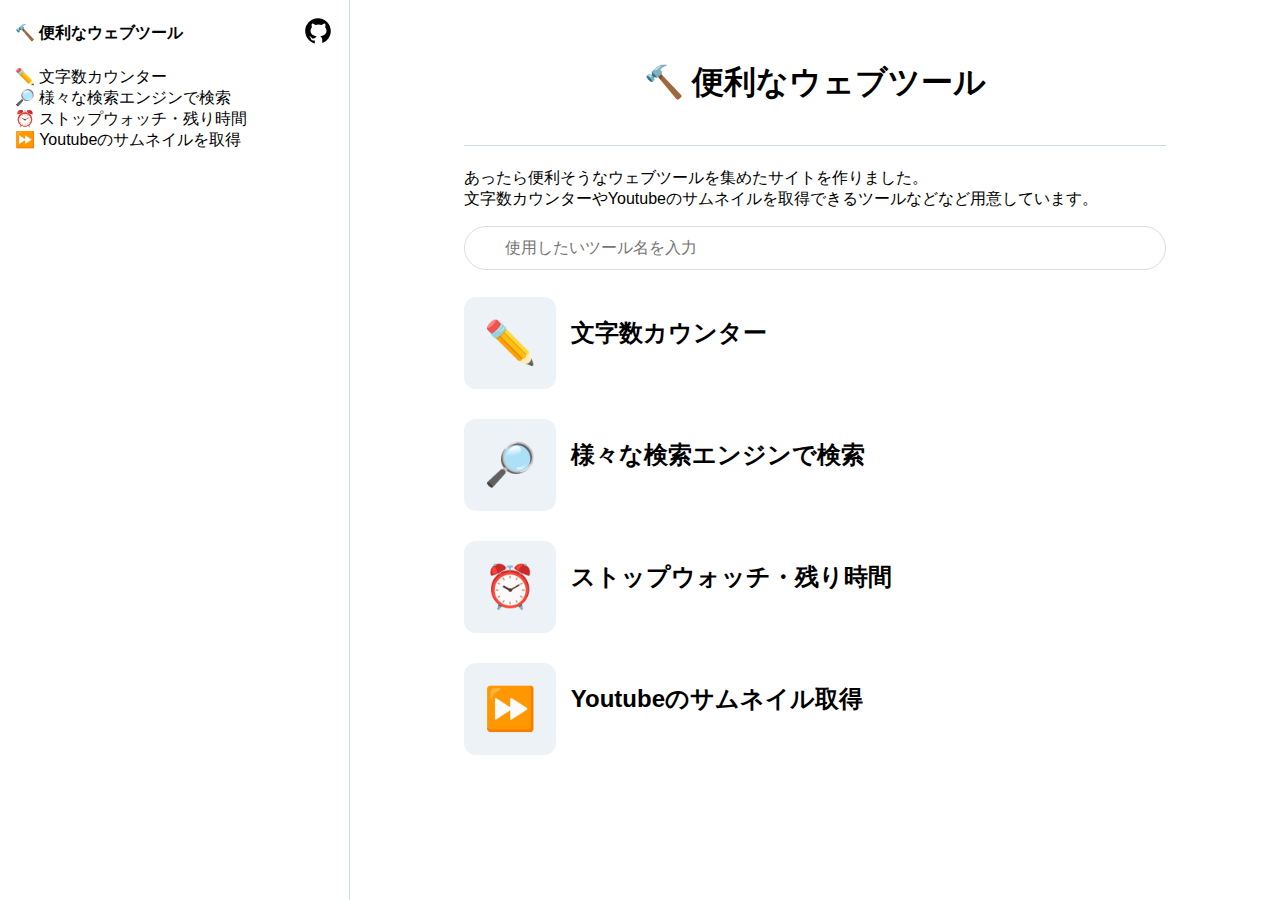
<file: index.html>
<!DOCTYPE html>
<html lang="ja">

<head>
    <meta charset="UTF-8">
    <meta http-equiv="X-UA-Compatible" content="IE=edge">
    <link rel="stylesheet" href="style.css">
    <!-- Chromium-->
    <link rel="icon" href="data:image/svg+xml,<svg xmlns=%22http://www.w3.org/2000/svg%22 viewBox=%220 0 100 100%22><text x=%2250%%22 y=%2250%%22 style=%22dominant-baseline:central;text-anchor:middle;font-size:90px;%22>🔨</text></svg>">
    <!-- Safari / IE -->
    <link rel="icon alternate" type="image/png" href="https://twemoji.maxcdn.com/v/13.1.0/72x72/1f528.png" />
    <title>便利なウェブツール</title>
</head>

<body>
    <div id="content">
        <aside class="sidebar">
            <div class="sidebar-inner">
                <header class="sidebar-header">
                    <a href="index.html">🔨 便利なウェブツール</a>
                    <div>
                        <a href="https://github.com/progedu/web-tools">
                            <img src="img/github.svg" width="32" height="32">
                        </a>
                    </div>
                </header>
                <ul class="sidemenu">
                    <li><a href="letter.html">✏️ 文字数カウンター</a></li>
                    <li><a href="search.html">🔎 様々な検索エンジンで検索</a></li>
                    <li><a href="clock.html">⏰ ストップウォッチ・残り時間</a></li>
                    <li><a href="ytthumbnail.html">⏩ Youtubeのサムネイルを取得</a></li>
                </ul>
            </div>
        </aside>
        <main class="main">
            <div class="main-inner">
                <h1 class="title c">🔨 便利なウェブツール</h1>
                <p>あったら便利そうなウェブツールを集めたサイトを作りました。<br>文字数カウンターやYoutubeのサムネイルを取得できるツールなどなど用意しています。</p>
                <input type="text" id="myInput" onkeyup="myFunction()" placeholder="使用したいツール名を入力">
                <div id="tool">
                <div class="tool_list">
                    <a class="tool_list_emoji" href="letter.html"><span>✏️</span></a>
                    <div>
                        <a class="tool_list_title" href="letter.html">
                            <h2 class="tool_list_title_p">文字数カウンター</h2>
                        </a>
                    </div>
                </div>
                <div class="tool_list">
                    <a class="tool_list_emoji" href="search.html"><span>🔎</span></a>
                    <div>
                        <a class="tool_list_title" href="search.html">
                            <h2 class="tool_list_title_p">様々な検索エンジンで検索</h2>
                        </a>
                    </div>
                </div>
                <div class="tool_list">
                    <a class="tool_list_emoji" href="clock.html"><span>⏰</span></a>
                    <div>
                        <a class="tool_list_title" href="clock.html">
                            <h2 class="tool_list_title_p">ストップウォッチ・残り時間</h2>
                        </a>
                    </div>
                </div>
                <div class="tool_list">
                    <a class="tool_list_emoji" href="ytthumbnail.html"><span>⏩</span></a>
                    <div>
                        <a class="tool_list_title" href="ytthumbnail.html">
                            <h2 class="tool_list_title_p">Youtubeのサムネイル取得</h2>
                        </a>
                    </div>
                </div>
            </div>
        </div>
</main>
    </div>
</body>
<script>
    function myFunction() {
        // Declare variables
        var input, filter, divTool, divToolChild, a, txtValue;
        input = document.getElementById('myInput');
        filter = input.value.toUpperCase();
        divTool = document.getElementById("tool");
        divToolChild = divTool.getElementsByClassName('tool_list');
         // alert(divToolChild.length)

        // Loop through all list items, and hide those who don't match the search query
        for (i = 0; i < divToolChild.length; i++) {
            a = divToolChild[i].getElementsByTagName("a")[1];
            txtValue = a.textContent || a.innerText;

            if (txtValue.toUpperCase().indexOf(filter) > -1) {
                divToolChild[i].style.display = "";
            } else {
                divToolChild[i].style.display = "none";
            }
        }
    }
</script>

</html>
</file>
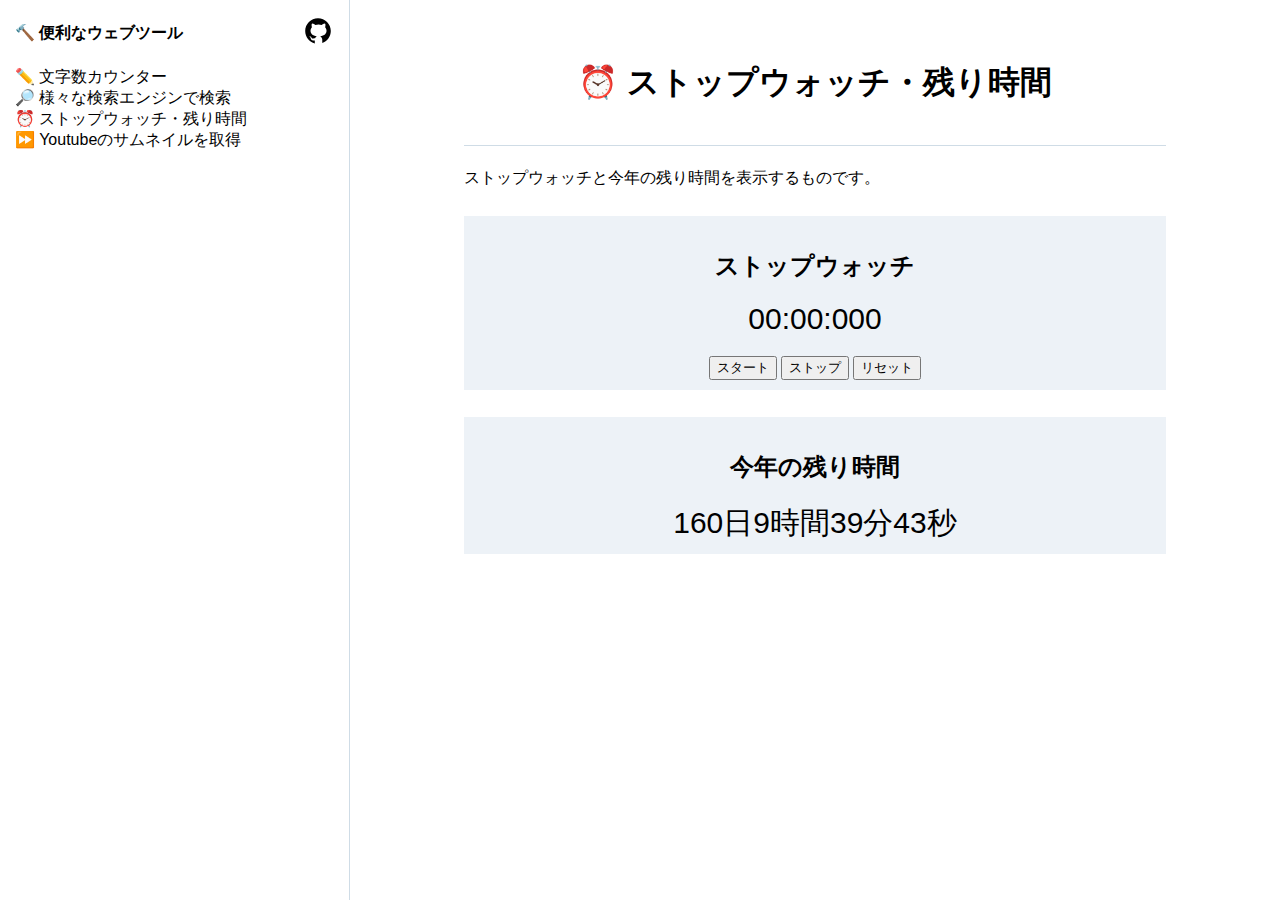
<file: clock.html>
<!DOCTYPE html>
<html lang="ja">

<head>
    <meta charset="UTF-8">
    <meta http-equiv="X-UA-Compatible" content="IE=edge">
    <link href="https://use.fontawesome.com/releases/v5.6.1/css/all.css" rel="stylesheet">
    <link rel="stylesheet" href="style.css">
    <link rel="stylesheet" href="css/clock.css">
    <!-- Chromium-->
    <link rel="icon" href="data:image/svg+xml,<svg xmlns=%22http://www.w3.org/2000/svg%22 viewBox=%220 0 100 100%22><text x=%2250%%22 y=%2250%%22 style=%22dominant-baseline:central;text-anchor:middle;font-size:90px;%22>⏰</text></svg>">
    <!-- Safari / IE -->
    <link rel="icon alternate" type="image/png" href="https://twemoji.maxcdn.com/v/13.1.0/72x72/1f528.png" />
    <title>ストップウォッチ・残り時間</title>
</head>

<body>
    <div id="content">
        <aside class="sidebar">
            <div class="sidebar-inner">
                <header class="sidebar-header">
                    <a href="index.html">🔨 便利なウェブツール</a>
                    <div>
                        <a href="https://github.com/progedu/web-tools">
                            <img src="img/github.svg" width="32" height="32">
                        </a>
                    </div>
                </header>
                <ul class="sidemenu">
                    <li><a href="letter.html">✏️ 文字数カウンター</a></li>
                    <li><a href="search.html">🔎 様々な検索エンジンで検索</a></li>
                    <li><a href="clock.html">⏰ ストップウォッチ・残り時間</a></li>
                    <li><a href="ytthumbnail.html">⏩ Youtubeのサムネイルを取得</a></li>
                </ul>
            </div>
        </aside>
        <main class="main">
            <div class="main-inner">
                <h1 class="title c">⏰ ストップウォッチ・残り時間</h1>
                <p>ストップウォッチと今年の残り時間を表示するものです。</p>
                <div class="clock">
                <h2 class="c">ストップウォッチ</h2>
                <div id="timer" style="text-align:center; font-size: 30px; text-align: center; padding-bottom: 20px;">00:00:000</div>
                <div class="c">
                <button id="start">スタート</button>
                <button id="stop">ストップ</button>
                <button id="reset">リセット</button>
                 </div>
                </div>
                <div class="clock">
                <h2 class="c
                ">今年の残り時間</h2>
                <div id="days" style="text-align:center; font-size: 30px; text-align: center;"></ｄ>
                </div>
            </div>
        </main>
    </div>
    <script type="text/javascript" src="js/clock.js"></script>
</body>
</html>
</file>
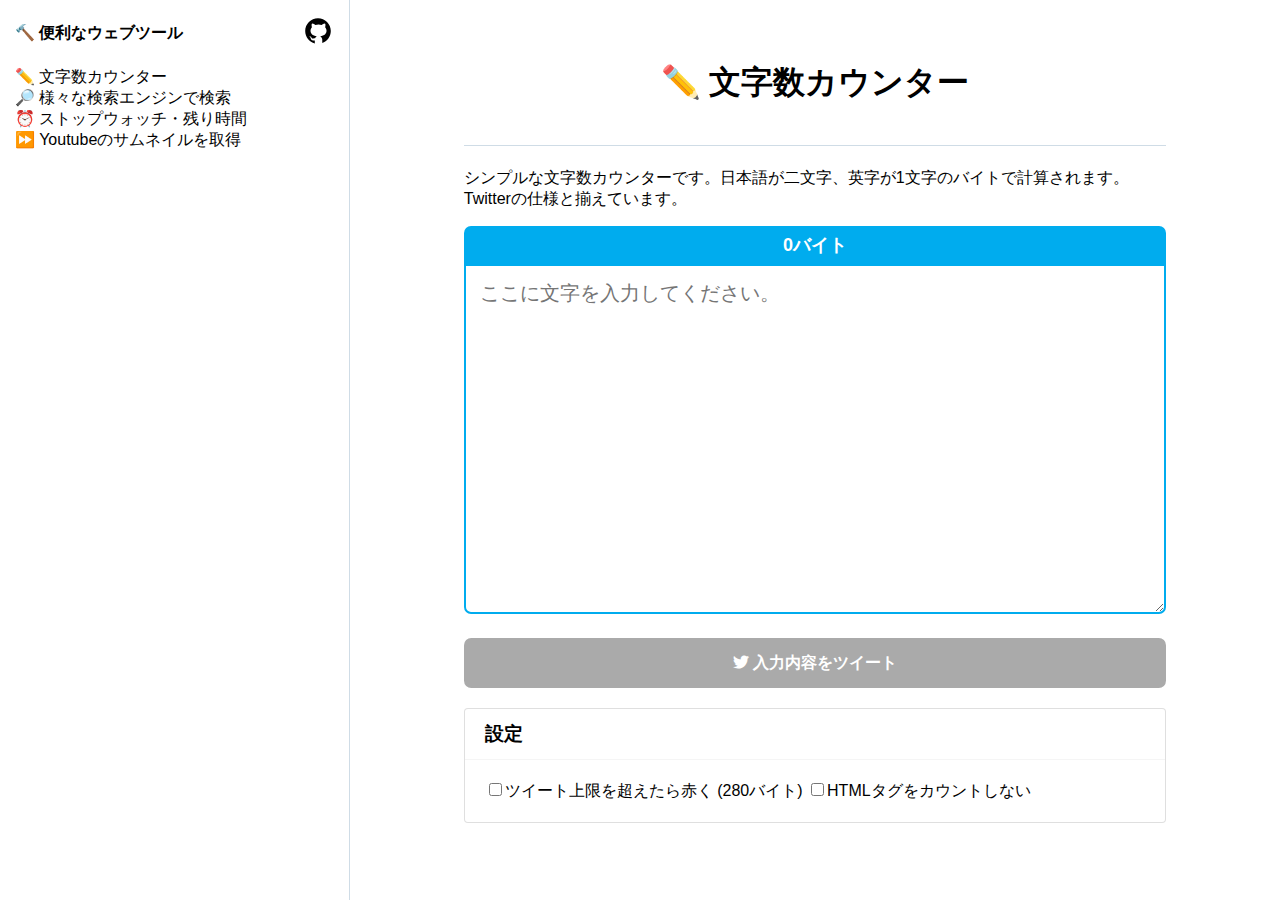
<file: letter.html>
<!DOCTYPE html>
<html lang="ja">

<head>
    <meta charset="UTF-8">
    <meta http-equiv="X-UA-Compatible" content="IE=edge">
    <title>文字数カウンター</title>
    <link rel="stylesheet" href="style.css">
    <link rel="stylesheet" href="css/letter.css">
    <link href="https://use.fontawesome.com/releases/v5.6.1/css/all.css" rel="stylesheet">
    <!-- Chromium -->
    <link rel="icon"
        href="data:image/svg+xml,<svg xmlns=%22http://www.w3.org/2000/svg%22 viewBox=%220 0 100 100%22><text x=%2250%%22 y=%2250%%22 style=%22dominant-baseline:central;text-anchor:middle;font-size:90px;%22>✏️</text></svg>">
    <!-- Safari / IE -->
    <link rel="icon alternate" type="image/png" href="https://twemoji.maxcdn.com/v/13.1.0/72x72/1f528.png" />
</head>

<body>
    <div id="content">
        <aside class="sidebar">
            <div class="sidebar-inner">
                <header class="sidebar-header">
                    <a href="index.html">🔨 便利なウェブツール</a>
                    <div>
                        <a href="https://github.com/progedu/web-tools">
                            <img src="img/github.svg" width="32" height="32">
                        </a>
                    </div>
                </header>
                <ul class="sidemenu">
                    <li><a href="letter.html">✏️ 文字数カウンター</a></li>
                    <li><a href="search.html">🔎 様々な検索エンジンで検索</a></li>
                    <li><a href="clock.html">⏰ ストップウォッチ・残り時間</a></li>
                    <li><a href="ytthumbnail.html">⏩ Youtubeのサムネイルを取得</a></li>
                </ul>
            </div>
        </aside>
        <main class="main">
            <div class="main-inner">
                <h1 class="title c">✏️ 文字数カウンター</h1>
                <p>シンプルな文字数カウンターです。日本語が二文字、英字が1文字のバイトで計算されます。Twitterの仕様と揃えています。</p>
                <form name="form1" onsubmit="return send();">
                    <div>
                        <div id="inputlength">0バイト</div>
                        <textarea name="sendTxt" placeholder="ここに文字を入力してください。" id="input1"
                            onkeyup="ShowLength();"></textarea>
                    </div>
                    <button type="submit" id="submit1" disabled class="tweet">
                        <i class="fab fa-twitter"></i> 入力内容をツイート</button>
                        <div class="card">
                            <div class="card_header">
                                <h3>設定</h3>
                            </div>
                            <div class="card_body">
                                <input type="checkbox" id="tweetlimit">ツイート上限を超えたら赤く (280バイト)
                                <input type="checkbox" name="nohtml" onChange="ShowLength();">HTMLタグをカウントしない
                            </div>
                        </div>
                    </div>
                </form>
    </div>
    </main>
    </div>
    <script type="text/javascript" src="js/letter.js"></script>
</body>
</html>
</file>
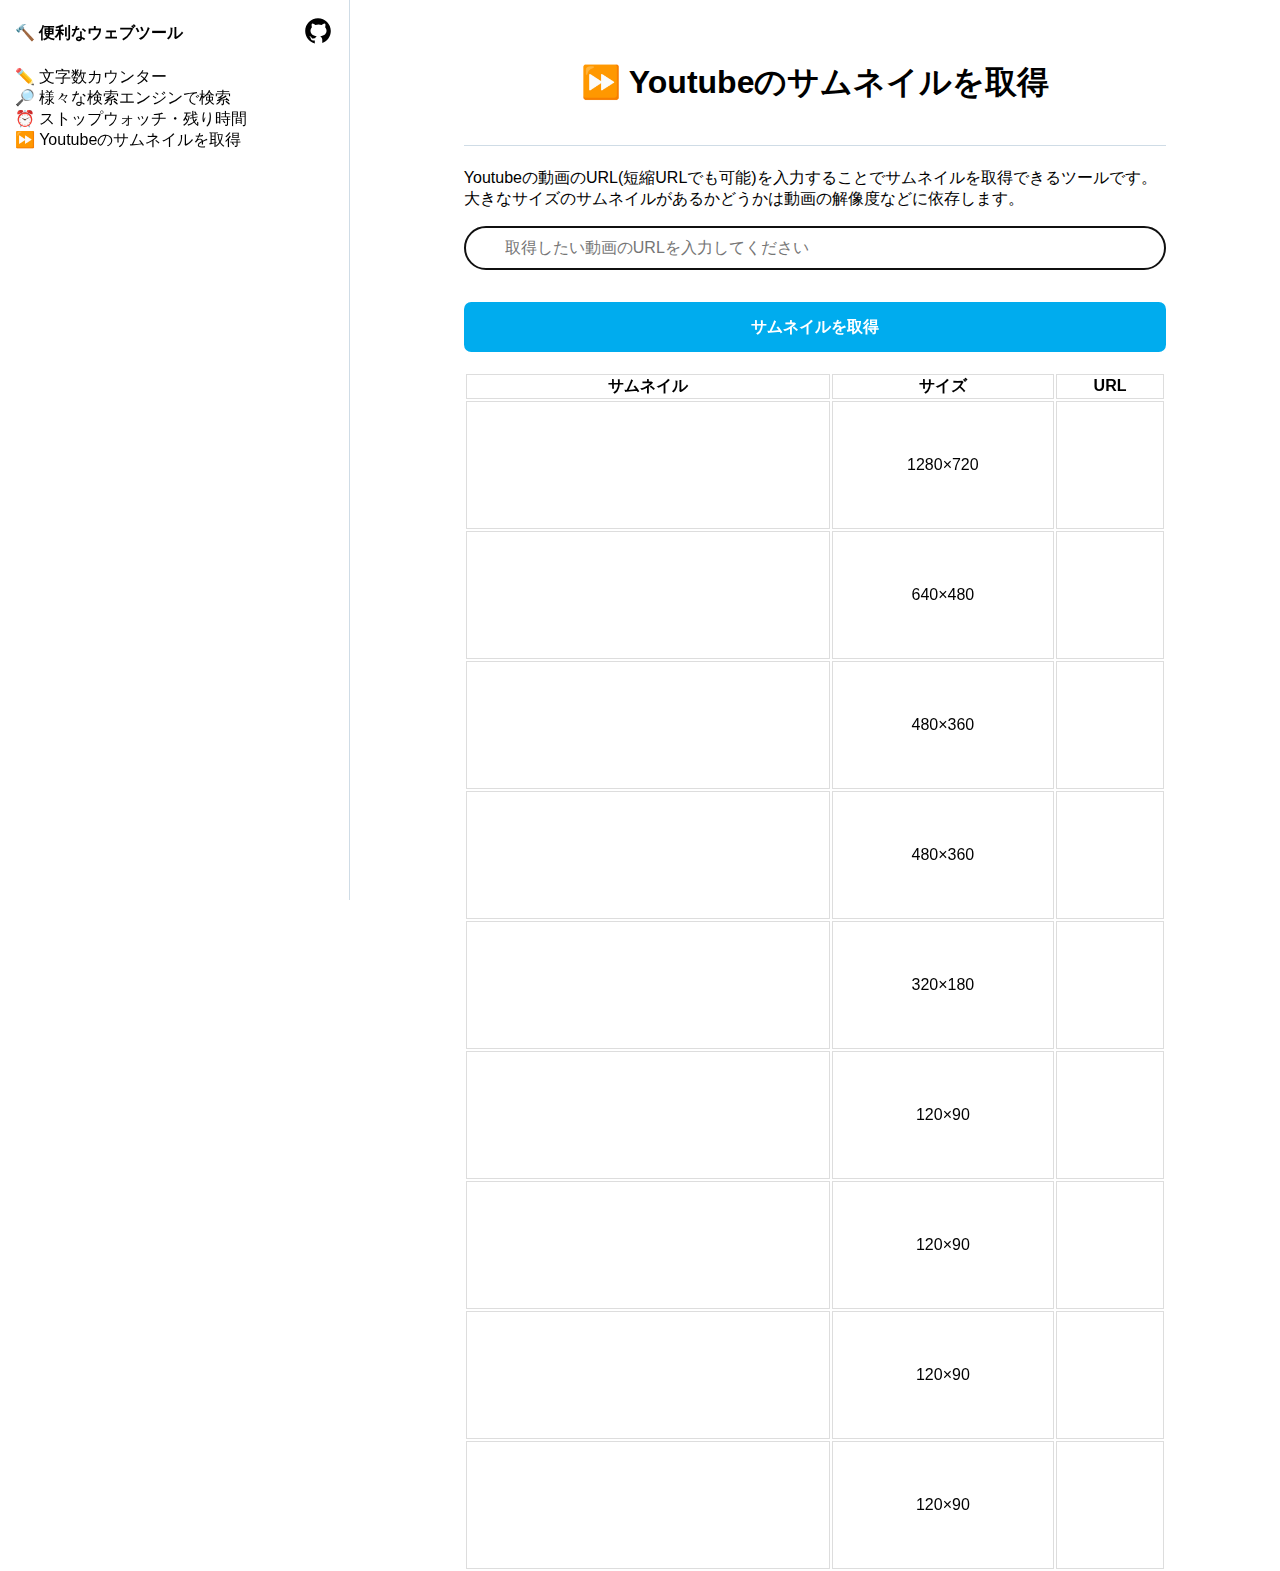
<file: ytthumbnail.html>
<!DOCTYPE html>
<html lang="ja">
<head>
    <meta charset="UTF-8">
    <meta http-equiv="X-UA-Compatible" content="IE=edge">
    <link href="https://use.fontawesome.com/releases/v5.6.1/css/all.css" rel="stylesheet">
    <link rel="stylesheet" href="style.css">
    <link rel="stylesheet" href="css/ytthumbnail.css">
    <!-- Chromium-->
    <link rel="icon" href="data:image/svg+xml,<svg xmlns=%22http://www.w3.org/2000/svg%22 viewBox=%220 0 100 100%22><text x=%2250%%22 y=%2250%%22 style=%22dominant-baseline:central;text-anchor:middle;font-size:90px;%22>⏩</text></svg>">
    <!-- Safari / IE -->
    <link rel="icon alternate" type="image/png" href="https://twemoji.maxcdn.com/v/13.1.0/72x72/1f528.png" />
    <title>Youtubeサムネイル取得機</title>
</head>

<body>
    <div id="content">
        <aside class="sidebar">
            <div class="sidebar-inner">
                <header class="sidebar-header">
                    <a href="index.html">🔨 便利なウェブツール</a>
                    <div>
                        <a href="https://github.com/progedu/web-tools">
                            <img src="img/github.svg" width="32" height="32">
                        </a>
                    </div>
                </header>
                <ul class="sidemenu">
                    <li><a href="letter.html">✏️ 文字数カウンター</a></li>
                    <li><a href="search.html">🔎 様々な検索エンジンで検索</a></li>
                    <li><a href="clock.html">⏰ ストップウォッチ・残り時間</a></li>
                    <li><a href="ytthumbnail.html">⏩ Youtubeのサムネイルを取得</a></li>
                </ul>
            </div>
        </aside>
        <main class="main">
            <div class="main-inner">
                <h1 class="title c">⏩ Youtubeのサムネイルを取得</h1>
                <p>Youtubeの動画のURL(短縮URLでも可能)を入力することでサムネイルを取得できるツールです。大きなサイズのサムネイルがあるかどうかは動画の解像度などに依存します。</p>
            <form id="text-form" action="">
		<input name="text" id="myInput" accesskey="U" placeholder="取得したい動画のURLを入力してください"></input>
        <button type="submit" id="sbtn2">サムネイルを取得</button>
</form>

<table class="artiTable custom">
<thead>
<tr>
<th>サムネイル</th>
<th>サイズ</th>
<th>URL</th>
</tr>
</thead>
<tbody>
<tr>
<td><a id="maxresdefault" href="" target="_blank"><img id="maxresdefault_img" class="lazy lazy-hidden aligncenter size-full wp-image-1021" src="[data-uri]" alt="maxresdefault" width="120" height="auto" /></td>
<td>1280&#215;720</td>
<td id="maxresdefault_url"></td>
</tr>
<tr>
<td><a id="sddefault" href="" target="_blank"><img id="sddefault_img" class="lazy lazy-hidden aligncenter size-full wp-image-1020" src="[data-uri]" alt="sddefault" width="120" height="auto" /></td>
<td>640&#215;480</td>
<td id="sddefault_url"></td>
</tr>
<tr>
<td><a id="hqdefault" href="" target="_blank"><img id="hqdefault_img" class="lazy lazy-hidden aligncenter size-full wp-image-1018" src="[data-uri]" alt="hqdefault" width="120" height="auto" /></a></td>
<td>480&#215;360</td>
<td id="hqdefault_url"></td>
</tr>
<tr>
<td><a id="0" href="" target="_blank"><img id="0_img" class="lazy lazy-hidden aligncenter size-full wp-image-1019" src="[data-uri]" alt="0" width="120" height="auto" /></a></td>
<td>480&#215;360</td>
<td id="0_url"></td>
</tr>
<tr>
<td><a id="mqdefault" href="" target="_blank"><img id="mqdefault_img" class="lazy lazy-hidden aligncenter size-full wp-image-1017" src="[data-uri]" alt="mqdefault" width="120" height="auto"/></a></td>
<td>320&#215;180</td>
<td id="mqdefault_url"></td>
</tr>
<tr>
<td><a id="default" href="" target="_blank" ><img id="default_img" class="lazy lazy-hidden aligncenter size-full wp-image-1012" src="[data-uri]" alt="default" width="120" height="auto" /></a></td>
<td>120&#215;90</td>
<td id="default_url" ></td>
</tr>
<tr>
<td><a id="1" href="" target="_blank" ><img id="1_img" class="lazy lazy-hidden aligncenter size-full wp-image-1014" src="[data-uri]" alt="1" width="120" height="auto" /></a></td>
<td>120&#215;90</td>
<td id="1_url"></td>
</tr>
<tr>
<td><a id="2" href="" target="_blank"><img id="2_img" class="lazy lazy-hidden aligncenter size-full wp-image-1015" src="[data-uri]" alt="2" width="120" height="auto" /></a></td>
<td>120&#215;90</td>
<td id="2_url"></td>
</tr>
<tr>
<td><a id="3" href="" target="_blank"><img id="3_img" class="lazy lazy-hidden aligncenter size-full wp-image-1016" src="[data-uri]" alt="3" width="120" height="auto" /></a></td>
<td>120&#215;90</td>
<td id="3_url"></td>
</tr>
</tbody>
</table>
</main>
</div>
<script type="text/javascript" src="js/ytthumbnail.js"></script>
</body>
</html>
</file>
<file: style.css>
:root {
    --background: #fff;
    --a: #000000d1;
  }

/* サイト全体の装飾とブラウザのスタイルを上書き */
body {
background-color: var(--background);
color: var(--color);
margin: 0px;
padding: 0px;
font-family: -apple-system,"BlinkMacSystemFont","Hiragino Kaku Gothic ProN","Hiragino Sans",Meiryo,sans-serif,"Segoe UI Emoji";
}

*, *:before, *:after {
    -webkit-box-sizing: border-box;
    box-sizing: border-box
  }

#myInput {
    content: "\f105";
    width: 100%; /* Full-width */
    font-size: 16px; /* Increase font-size */
    padding: 12px 20px 12px 40px; /* Add some padding */
    border: 1px solid #ddd; /* Add a grey border */
    border-radius: 50px;
    margin-bottom: 12px; /* Add some space below the input */
  }
  
  #myUL {
    /* Remove default list styling */
    list-style-type: none;
    padding: 0;
    margin: 0;
  }
  ul#myUL li {
      padding: 0;
  }
  #myUL li a {
    border: 1px solid #ddd; /* Add a border to all links */
    margin-top: -1px; /* Prevent double borders */
    background-color: #f6f6f6; /* Grey background color */
    padding: 12px; /* Add some padding */
    text-decoration: none; /* Remove default text underline */
    font-size: 18px; /* Increase the font-size */
    color: black; /* Add a black text color */
    display: block; /* Make it into a block element to fill the whole list */
  }
  
  #myUL li a:hover:not(.header) {
    background-color: #c8e4ff; /* Add a hover effect to all links, except for headers */
  }

ol, ul {
    list-style-type: none;
    padding: 0;
}

.sidebar-header {
    display: flex;
    align-items: center;
    justify-content: space-between;
}

.sidebar-header a {
font-weight: 700;
}

.tool_list {
    display: flex;
    padding: 15px 0;
}

.tool_list_title_p {
    padding-left: 15px;
}

a {
color: var(--fff);
text-decoration: none;
}

.tool_list_emoji {
background-color: #edf2f7;
width: 92px;
height: 92px;
display: flex;
align-items: center;
justify-content: center;
font-size: 42px;
border-radius: 12px;
}

.title {
    padding: 2.5rem 0px;
    border-bottom: solid 1px #cfdce6;
}

.c {
    text-align: center;
}

#content {
    display: flex;
}

.main {
    flex: 1 1 0%;
}

.main-inner {
    max-width: 760px;
    margin: 0px auto;
    padding: 0px 1.8rem;
}

.sidebar-inner {
    width: 350px;
    position: sticky;
    top: 0px;
    height: 100vh;
    overflow-y: auto;
    border-right: 1px solid #cfdce6;
    padding: 15px;
}

    input, textarea {
        font-size: 20px;
      }
</file>
<file: css/clock.css>
.clock {
    background-color: #edf2f7;
    padding: .9em 1em .6em 1em;
    margin: 1.7em 0;
    }
</file>
<file: css/letter.css>
/* 
このCSSは文字数カウンター (letter.html)で使われるファイルです。
*/

textarea {
    border-radius: 0 0 7px 7px;
    padding: .7em;
    border: 2px solid #00acee;
    margin: 0px;
    width: 100%;
    height: 350px;
}

.tweet:disabled {
    background: #AAA;
}

.card_header h3 {
margin: 0;
}

.tweet {
    color: #fff;
    font-weight: 700;
    font-size: 1rem;
    padding: .8em 0;
    margin-top: 20px;
    align-items: center;
    justify-content: center;
    line-height: 1.4;
    cursor: pointer;
    text-align: center;
    white-space: nowrap;
    border-radius: .45em;
    border: 1px solid #0000;
    background-color: #00acee;
    text-align: center;
    width: 100%;
}

.card {
    position: relative;
    display: -ms-flexbox;
    -ms-flex-direction: column;
    flex-direction: column;
    min-width: 0;
    margin-top: 20px;
    word-wrap: break-word;
    background-color: #fff;
    background-clip: border-box;
    border: 1px solid rgba(0,0,0,.125);
    border-radius: .25rem;
}

.card .card_header {
    border-bottom: 1px solid rgba(0,0,0,.04);
}

.card_header {
    padding: .75rem 1.25rem;
}

.card_body {
    padding: 1.25rem;
}

#inputlength {
    text-align: center;
    background: #00acee;
    padding: 7px 5px;
    color: #fff;
    border-radius: 7px 7px 0 0;
    font-size: 18px;
    font-weight: 700;
}
</file>
<file: css/ytthumbnail.css>
#sbtn2 {
    color: #fff;
    font-weight: 700;
    font-size: 1rem;
    padding: .8em 0;
    margin-top: 20px;
    margin-bottom: 20px;
    align-items: center;
    justify-content: center;
    line-height: 1.4;
    cursor: pointer;
    text-align: center;
    white-space: nowrap;
    border-radius: .45em;
    border: 1px solid #0000;
    background-color: #00acee;
    text-align: center;
    width: 100%;
  }

.artiTable {
    width:100%;
    margin: 0 auto;
   }
   
   .artiTable th,td {
    border: 1px solid #ddd;
   }
   
   .artiTable th {
    text-align:center;
    font-weight: bold;
   }
   
   .artiTable.custom th,
   .artiTable.custom td {
    text-align:center;
    vertical-align:middle;
   }
</file>
